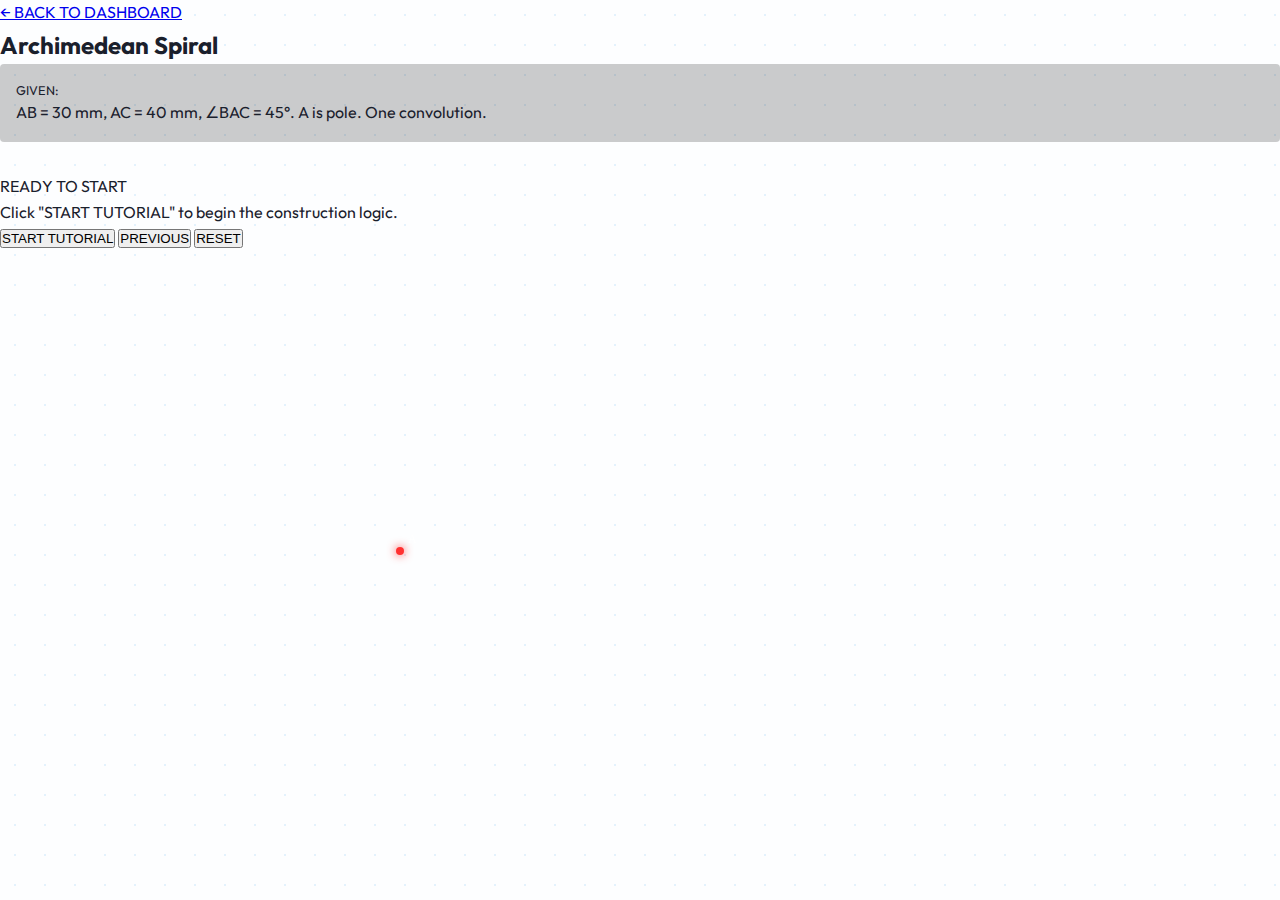
<file: archimedean-spiral.html>
<!DOCTYPE html>
<html lang="en">

<head>
    <meta charset="UTF-8">
    <meta name="viewport" content="width=device-width, initial-scale=1.0">
    <title>Archimedean Spiral | EV Lab</title>
    <link rel="stylesheet" href="css/styles.css">
    <style>
        .instruction-box {
            background: rgba(0, 0, 0, 0.2);
            padding: 1rem;
            border-radius: 4px;
            margin-bottom: 2rem;
            border-left: 3px solid var(--neon-yellow);
        }
    </style>
</head>

<body>
    <div class="engineering-grid"></div>

    <div class="lab-layout">
        <aside class="sidebar">
            <a href="index.html" class="back-home">← BACK TO DASHBOARD</a>

            <h2>Archimedean Spiral</h2>

            <div class="instruction-box">
                <p style="font-size: 0.8rem; color: var(--text-slate);">GIVEN:</p>
                <p>AB = 30 mm, AC = 40 mm, ∠BAC = 45°. A is pole. One convolution.</p>
            </div>

            <div class="step-info" id="stepInfo">
                <span class="step-number">READY TO START</span>
                <p class="step-desc">Click "START TUTORIAL" to begin the construction logic.</p>
            </div>

            <div class="controls">
                <button class="control-btn primary" id="nextBtn" onclick="handleNext()">START TUTORIAL</button>
                <button class="control-btn" onclick="handlePrev()">PREVIOUS</button>
                <button class="control-btn" onclick="handleReset()">RESET</button>
            </div>
        </aside>

        <main class="canvas-container">
            <canvas id="constructionCanvas" width="800" height="600"></canvas>
        </main>
    </div>

    <script src="https://cdnjs.cloudflare.com/ajax/libs/gsap/3.12.2/gsap.min.js"></script>
    <script>
        const canvas = document.getElementById('constructionCanvas');
        const ctx = canvas.getContext('2d');
        const centerX = canvas.width / 2;
        const centerY = canvas.height / 2;
        const scale = 5; // mm to px

        let currentStep = 0;
        const neonYellow = '#ffff00';
        const neonGreen = '#00ff00';
        const neonRed = '#ff3131';
        const textSlate = '#8892b0';

        function clear() {
            ctx.clearRect(0, 0, canvas.width, canvas.height);
            // Redraw grid pattern roughly for canvas
            ctx.strokeStyle = 'rgba(255, 255, 255, 0.05)';
            ctx.lineWidth = 1;
            for (let i = 0; i < canvas.width; i += 50) {
                ctx.beginPath(); ctx.moveTo(i, 0); ctx.lineTo(i, canvas.height); ctx.stroke();
            }
            for (let i = 0; i < canvas.height; i += 50) {
                ctx.beginPath(); ctx.moveTo(0, i); ctx.lineTo(canvas.width, i); ctx.stroke();
            }
        }

        const steps = [
            {
                title: "Step 1: Initial Line",
                desc: "Draw a horizontal reference line through pole A. Length ≈ 120 mm.",
                draw: () => {
                    drawLine(centerX, centerY, centerX + 150, centerY, neonYellow);
                    drawPoint(centerX, centerY, 'A', neonRed);
                }
            },
            {
                title: "Step 2: Mark Point C",
                desc: "Mark AC = 40 mm (200px) on the initial line. This is the maximum radius for one convolution.",
                draw: () => {
                    drawPoint(centerX + 40 * scale, centerY, 'C', neonRed);
                }
            },
            {
                title: "Step 3: Construct Angle BAC",
                desc: "Construct an angle of 45° at pole A. This defines the direction for point B.",
                draw: () => {
                    const angle = -45 * (Math.PI / 180);
                    const lx = centerX + Math.cos(angle) * 150;
                    const ly = centerY + Math.sin(angle) * 150;
                    drawLine(centerX, centerY, lx, ly, neonYellow, true); // dashed
                    drawArc(centerX, centerY, 30, 0, angle, neonYellow);
                }
            },
            {
                title: "Step 4: Mark Point B",
                desc: "On the 45° ray, mark distance AB = 30 mm (150px).",
                draw: () => {
                    const angle = -45 * (Math.PI / 180);
                    const bx = centerX + Math.cos(angle) * 30 * scale;
                    const by = centerY + Math.sin(angle) * 30 * scale;
                    drawPoint(bx, by, 'B', neonRed);
                }
            },
            {
                title: "Step 5: Reference Divisions",
                desc: "Divide distance AC into 8 equal parts and draw radial lines at 45° segments (total 8).",
                draw: () => {
                    for (let i = 1; i <= 8; i++) {
                        const angle = -(i * 45) * (Math.PI / 180);
                        drawLine(centerX, centerY, centerX + Math.cos(angle) * 200, centerY + Math.sin(angle) * 200, 'rgba(136, 146, 176, 0.3)', true);
                        const radius = (40 * scale / 8) * i;
                        drawPoint(centerX + radius, centerY, '', 'rgba(255, 255, 0, 0.3)', 2);
                    }
                }
            },
            {
                title: "Step 6: Trace & Plot",
                desc: "Transfer distances radially: P1 at R1 on 1st radial line, P2 at R2 on 2nd, and so on.",
                draw: () => {
                    ctx.beginPath();
                    ctx.strokeStyle = neonGreen;
                    ctx.lineWidth = 3;
                    ctx.moveTo(centerX, centerY);
                    const points = [];
                    for (let i = 0; i <= 8; i++) {
                        const angle = -(i * 45) * (Math.PI / 180);
                        const r = (40 * scale / 8) * i;
                        const px = centerX + Math.cos(angle) * r;
                        const py = centerY + Math.sin(angle) * r;
                        points.push({ x: px, y: py });
                        drawPoint(px, py, '', neonRed, 3);
                    }

                    // Animate the path
                    gsap.to({}, {
                        duration: 2,
                        onUpdate: function () {
                            const p = this.progress();
                            clear();
                            for (let j = 0; j < currentStep; j++) steps[j].draw();

                            ctx.beginPath();
                            ctx.strokeStyle = neonGreen;
                            ctx.moveTo(centerX, centerY);
                            for (let i = 1; i <= points.length * p; i++) {
                                if (points[i]) ctx.lineTo(points[i].x, points[i].y);
                            }
                            ctx.stroke();
                        }
                    });
                }
            },
            {
                title: "Step 7: Final Result",
                desc: "The Archimedean Spiral is complete. Triangle ABC is highlighted within the spiral path.",
                draw: () => {
                    // Triangle highlight
                    const angleB = -45 * (Math.PI / 180);
                    const bx = centerX + Math.cos(angleB) * 30 * scale;
                    const by = centerY + Math.sin(angleB) * 30 * scale;
                    const cx = centerX + 40 * scale;
                    const cy = centerY;

                    drawLine(centerX, centerY, bx, by, neonGreen);
                    drawLine(centerX, centerY, cx, cy, neonGreen);
                    drawLine(bx, by, cx, cy, neonGreen);

                    document.getElementById('nextBtn').innerText = "CONSTRUCTION COMPLETE";
                    document.getElementById('nextBtn').disabled = true;
                }
            }
        ];

        function drawLine(x1, y1, x2, y2, color, dashed = false) {
            ctx.beginPath();
            ctx.strokeStyle = color;
            ctx.lineWidth = 1;
            if (dashed) ctx.setLineDash([5, 5]);
            else ctx.setLineDash([]);
            ctx.moveTo(x1, y1);
            ctx.lineTo(x2, y2);
            ctx.stroke();
        }

        function drawPoint(x, y, label, color, size = 4) {
            ctx.beginPath();
            ctx.fillStyle = color;
            ctx.shadowBlur = 10;
            ctx.shadowColor = color;
            ctx.arc(x, y, size, 0, Math.PI * 2);
            ctx.fill();
            ctx.shadowBlur = 0;

            if (label) {
                ctx.fillStyle = '#fff';
                ctx.font = '12px Space Mono';
                ctx.fillText(label, x + 8, y - 8);
            }
        }

        function drawArc(x, y, r, start, end, color) {
            ctx.beginPath();
            ctx.strokeStyle = color;
            ctx.arc(x, y, r, start, end, true);
            ctx.stroke();
        }

        function handleNext() {
            if (currentStep < steps.length) {
                const step = steps[currentStep];
                document.getElementById('stepInfo').innerHTML = `
                    <span class="step-number">STEP ${currentStep + 1} / ${steps.length}</span>
                    <p class="step-desc">${step.desc}</p>
                `;
                step.draw();
                currentStep++;
                document.getElementById('nextBtn').innerText = currentStep === steps.length ? "FINISH" : "NEXT STEP";
            }
        }

        function handlePrev() {
            if (currentStep > 0) {
                currentStep--;
                redrawAll();
            }
        }

        function handleReset() {
            currentStep = 0;
            document.getElementById('nextBtn').disabled = false;
            document.getElementById('nextBtn').innerText = "START TUTORIAL";
            document.getElementById('stepInfo').innerHTML = `
                <span class="step-number">READY TO START</span>
                <p class="step-desc">Click "START TUTORIAL" to begin the construction logic.</p>
            `;
            clear();
        }

        function redrawAll() {
            clear();
            for (let i = 0; i < currentStep; i++) {
                steps[i].draw();
            }
        }

        // Initialize
        clear();
        drawPoint(centerX, centerY, 'A', neonRed);
    </script>
</body>

</html>
</file>
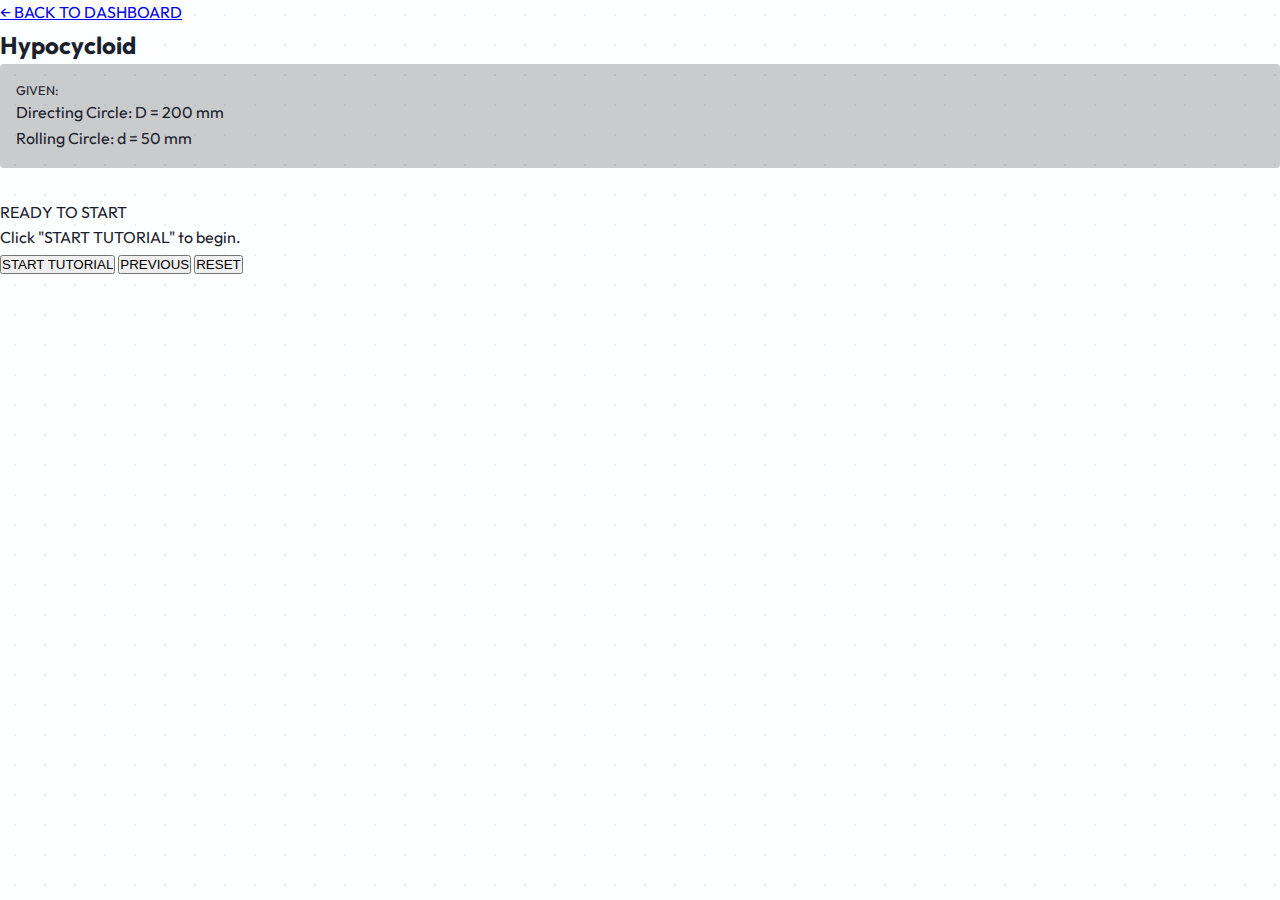
<file: hypocycloid.html>
<!DOCTYPE html>
<html lang="en">

<head>
    <meta charset="UTF-8">
    <meta name="viewport" content="width=device-width, initial-scale=1.0">
    <title>Hypocycloid | EV Lab</title>
    <link rel="stylesheet" href="css/styles.css">
</head>

<body>
    <div class="engineering-grid"></div>

    <div class="lab-layout">
        <aside class="sidebar">
            <a href="index.html" class="back-home">← BACK TO DASHBOARD</a>

            <h2>Hypocycloid</h2>

            <div class="instruction-box"
                style="background: rgba(0, 0, 0, 0.2); padding: 1rem; border-radius: 4px; margin-bottom: 2rem; border-left: 3px solid var(--neon-yellow);">
                <p style="font-size: 0.8rem; color: var(--text-slate);">GIVEN:</p>
                <p>Directing Circle: D = 200 mm<br>Rolling Circle: d = 50 mm</p>
            </div>

            <div class="step-info" id="stepInfo">
                <span class="step-number">READY TO START</span>
                <p class="step-desc">Click "START TUTORIAL" to begin.</p>
            </div>

            <div class="controls">
                <button class="control-btn primary" id="nextBtn" onclick="handleNext()">START TUTORIAL</button>
                <button class="control-btn" onclick="handlePrev()">PREVIOUS</button>
                <button class="control-btn" onclick="handleReset()">RESET</button>
            </div>
        </aside>

        <main class="canvas-container">
            <canvas id="constructionCanvas" width="800" height="600"></canvas>
        </main>
    </div>

    <script src="https://cdnjs.cloudflare.com/ajax/libs/gsap/3.12.2/gsap.min.js"></script>
    <script>
        const canvas = document.getElementById('constructionCanvas');
        const ctx = canvas.getContext('2d');
        const centerX = canvas.width / 2;
        const centerY = canvas.height / 2;
        const scale = 3; // Adjustment for larger circles

        let currentStep = 0;
        const neonYellow = '#ffff00';
        const neonGreen = '#00ff00';
        const neonRed = '#ff3131';

        function clear() {
            ctx.clearRect(0, 0, canvas.width, canvas.height);
            ctx.strokeStyle = 'rgba(255, 255, 255, 0.05)';
            for (let i = 0; i < canvas.width; i += 50) { ctx.beginPath(); ctx.moveTo(i, 0); ctx.lineTo(i, canvas.height); ctx.stroke(); }
            for (let i = 0; i < canvas.height; i += 50) { ctx.beginPath(); ctx.moveTo(0, i); ctx.lineTo(canvas.width, i); ctx.stroke(); }
        }

        const steps = [
            {
                title: "Step 1: Directing Circle",
                desc: "Draw the directing circle of radius R = 100 mm (D = 200 mm) with center O.",
                draw: () => {
                    drawCircle(centerX, centerY, 100 * scale, neonYellow, true);
                    drawPoint(centerX, centerY, 'O', neonRed);
                }
            },
            {
                title: "Step 2: Rolling Circle",
                desc: "Draw the rolling circle of radius r = 25 mm inside the directing circle, internally tangent at the top.",
                draw: () => {
                    drawCircle(centerX, centerY - (100 - 25) * scale, 25 * scale, neonYellow);
                    drawPoint(centerX, centerY - (100 - 25) * scale, 'C', neonRed);
                }
            },
            {
                title: "Step 3: Directing Arc Divisions",
                desc: "Divide a portion of the directing circle (θ = r/R * 360 = 90°) into 12 equal parts.",
                draw: () => {
                    for (let i = 0; i <= 12; i++) {
                        const ang = (i * 90 / 12 - 90) * (Math.PI / 180);
                        drawLine(centerX, centerY, centerX + Math.cos(ang) * 110 * scale, centerY + Math.sin(ang) * 110 * scale, 'rgba(136, 146, 176, 0.2)', true);
                    }
                }
            },
            {
                title: "Step 4: Rolling Circle Divisions",
                desc: "Divide the rolling circle into 12 equal parts and number them accurately.",
                draw: () => {
                    const cx = centerX;
                    const cy = centerY - 75 * scale;
                    for (let i = 0; i < 12; i++) {
                        const ang = (i * 30 - 90) * (Math.PI / 180);
                        drawPoint(cx + Math.cos(ang) * 25 * scale, cy + Math.sin(ang) * 25 * scale, '', neonYellow, 2);
                    }
                }
            },
            {
                title: "Step 5: Plotting Path",
                desc: "Trace the path of point 'P' as the circle rolls. Points are located where rolling circle centers meet division arcs.",
                draw: () => {
                    // Logic for points
                    for (let i = 0; i <= 12; i++) {
                        const theta = (i * 90 / 12 - 90) * (Math.PI / 180);
                        const phi = -(100 / 25) * (theta + Math.PI / 2);
                        const cx = centerX + (100 - 25) * scale * Math.cos(theta);
                        const cy = centerY + (100 - 25) * scale * Math.sin(theta);
                        const px = cx + 25 * scale * Math.cos(phi + Math.PI / 2);
                        const py = cy + 25 * scale * Math.sin(phi + Math.PI / 2);
                        drawPoint(px, py, '', neonRed, 2);
                    }
                }
            },
            {
                title: "Step 6: Hypocycloid Curve",
                desc: "Join the plotted points with a smooth curve to generate the Hypocycloid.",
                draw: () => {
                    ctx.beginPath();
                    ctx.strokeStyle = neonGreen;
                    ctx.lineWidth = 3;

                    const points = [];
                    for (let i = 0; i <= 12; i++) {
                        const theta = (i * 90 / 12 - 90) * (Math.PI / 180);
                        const phi = -(100 / 25) * (theta + Math.PI / 2);
                        const cx = centerX + 75 * scale * Math.cos(theta);
                        const cy = centerY + 75 * scale * Math.sin(theta);
                        const px = cx + 25 * scale * Math.cos(phi + Math.PI / 2);
                        const py = cy + 25 * scale * Math.sin(phi + Math.PI / 2);
                        points.push({ x: px, y: py });
                    }

                    gsap.to({}, {
                        duration: 3,
                        onUpdate: function () {
                            const p = this.progress();
                            clear();
                            for (let j = 0; j < currentStep; j++) steps[j].draw();
                            ctx.beginPath();
                            ctx.strokeStyle = neonGreen;
                            ctx.lineWidth = 3;
                            ctx.moveTo(points[0].x, points[0].y);
                            for (let i = 1; i < points.length * p; i++) {
                                ctx.lineTo(points[i].x, points[i].y);
                            }
                            ctx.stroke();
                        }
                    });
                }
            },
            {
                title: "Step 7: Final Result",
                desc: "HYPOCYCLOID CONSTRUCTION COMPLETE.",
                draw: () => {
                    ctx.fillStyle = neonGreen;
                    ctx.font = '24px Space Mono';
                    ctx.fillText("HYPOCYCLOID", centerX - 80, centerY + 150 * scale);
                    document.getElementById('nextBtn').innerText = "FINISH";
                    document.getElementById('nextBtn').disabled = true;
                }
            }
        ];

        function drawCircle(x, y, r, color, dashed = false) {
            ctx.beginPath();
            ctx.strokeStyle = color;
            if (dashed) ctx.setLineDash([5, 5]);
            else ctx.setLineDash([]);
            ctx.arc(x, y, r, 0, Math.PI * 2);
            ctx.stroke();
        }

        function drawLine(x1, y1, x2, y2, color, dashed = false) {
            ctx.beginPath();
            ctx.strokeStyle = color;
            if (dashed) ctx.setLineDash([5, 5]);
            else ctx.setLineDash([]);
            ctx.moveTo(x1, y1);
            ctx.lineTo(x2, y2);
            ctx.stroke();
        }

        function drawPoint(x, y, label, color, size = 4) {
            ctx.beginPath();
            ctx.fillStyle = color;
            ctx.arc(x, y, size, 0, Math.PI * 2);
            ctx.fill();
            if (label) {
                ctx.fillStyle = '#fff';
                ctx.fillText(label, x + 5, y - 5);
            }
        }

        function handleNext() {
            if (currentStep < steps.length) {
                steps[currentStep].draw();
                document.getElementById('stepInfo').innerHTML = `
                    <span class="step-number">STEP ${currentStep + 1}</span>
                    <p class="step-desc">${steps[currentStep].desc}</p>
                `;
                currentStep++;
                document.getElementById('nextBtn').innerText = "NEXT STEP";
            }
        }

        function handlePrev() { if (currentStep > 0) { currentStep--; redraw(); } }
        function handleReset() { currentStep = 0; redraw(); document.getElementById('nextBtn').disabled = false; }
        function redraw() { clear(); for (let i = 0; i < currentStep; i++) steps[i].draw(); }

        clear();
    </script>
</body>

</html>
</file>
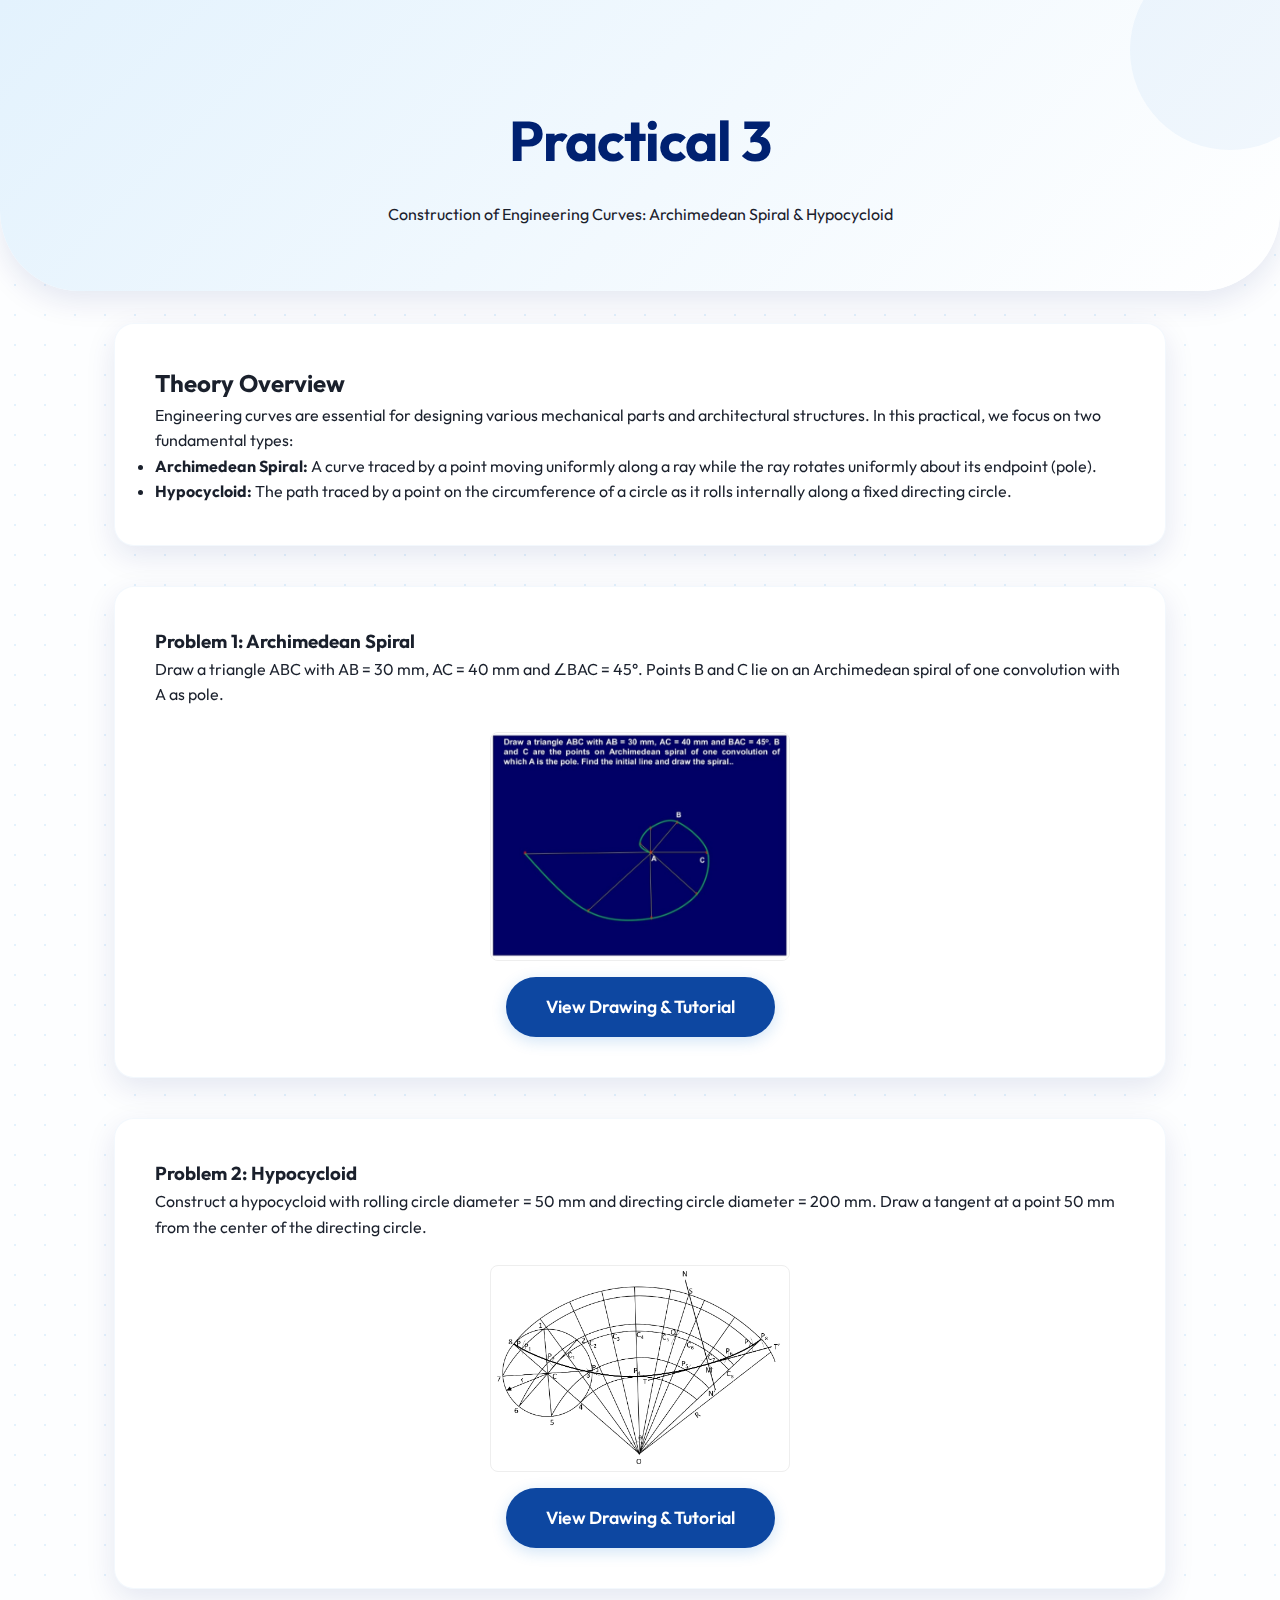
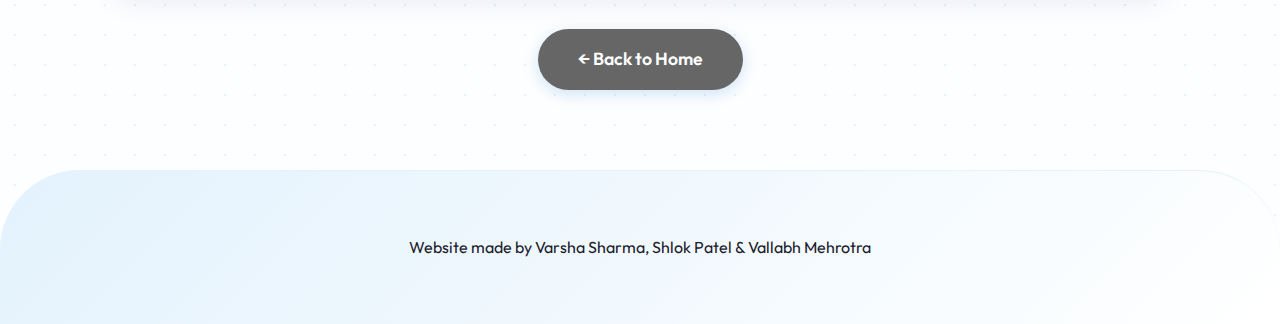
<file: practical3.html>
<!DOCTYPE html>
<html lang="en">

<head>
    <meta charset="UTF-8">
    <meta name="viewport" content="width=device-width, initial-scale=1.0">
    <title>Practical 3 - Overview</title>
    <link rel="stylesheet" href="css/styles.css">
    <style>
        .problem-preview-img {
            width: 100%;
            max-width: 300px;
            height: auto;
            border-radius: 8px;
            margin-bottom: 1rem;
            display: block;
            margin-left: auto;
            margin-right: auto;
            border: 1px solid #eee;
        }
    </style>
</head>

<body>
    <header>
        <div class="container">
            <h1>Practical 3</h1>
            <p>Construction of Engineering Curves: Archimedean Spiral & Hypocycloid</p>
        </div>
    </header>

    <main class="container">
        <section class="card theory-section">
            <h2>Theory Overview</h2>
            <p>Engineering curves are essential for designing various mechanical parts and architectural structures. In
                this practical, we focus on two fundamental types:</p>
            <ul>
                <li><strong>Archimedean Spiral:</strong> A curve traced by a point moving uniformly along a ray while
                    the ray rotates uniformly about its endpoint (pole).</li>
                <li><strong>Hypocycloid:</strong> The path traced by a point on the circumference of a circle as it
                    rolls internally along a fixed directing circle.</li>
            </ul>
        </section>

        <section class="card">
            <h3>Problem 1: Archimedean Spiral</h3>
            <p>Draw a triangle ABC with AB = 30 mm, AC = 40 mm and ∠BAC = 45°. Points B and C lie on an Archimedean
                spiral of one convolution with A as pole.</p>
            <div style="text-align: center; margin-top: 1.5rem;">
                <img src="images/archimedean_spiral_ref.png" alt="Spiral Preview" class="problem-preview-img">
                <a href="problem1.html?v=2" class="btn">View Drawing & Tutorial</a>
            </div>
        </section>

        <section class="card">
            <h3>Problem 2: Hypocycloid</h3>
            <p>Construct a hypocycloid with rolling circle diameter = 50 mm and directing circle diameter = 200 mm. Draw
                a tangent at a point 50 mm from the center of the directing circle.</p>
            <div style="text-align: center; margin-top: 1.5rem;">
                <img src="images/hypocycloid_final.png" alt="Hypocycloid Preview" class="problem-preview-img">
                <a href="problem2.html?v=2" class="btn">View Drawing & Tutorial</a>
            </div>
        </section>

        <div style="text-align: center;">
            <a href="index.html" class="btn" style="background-color: #666;">← Back to Home</a>
        </div>
    </main>

    <footer class="footer">
        <p>Website made by Varsha Sharma, Shlok Patel & Vallabh Mehrotra</p>
    </footer>
</body>

</html>
</file>
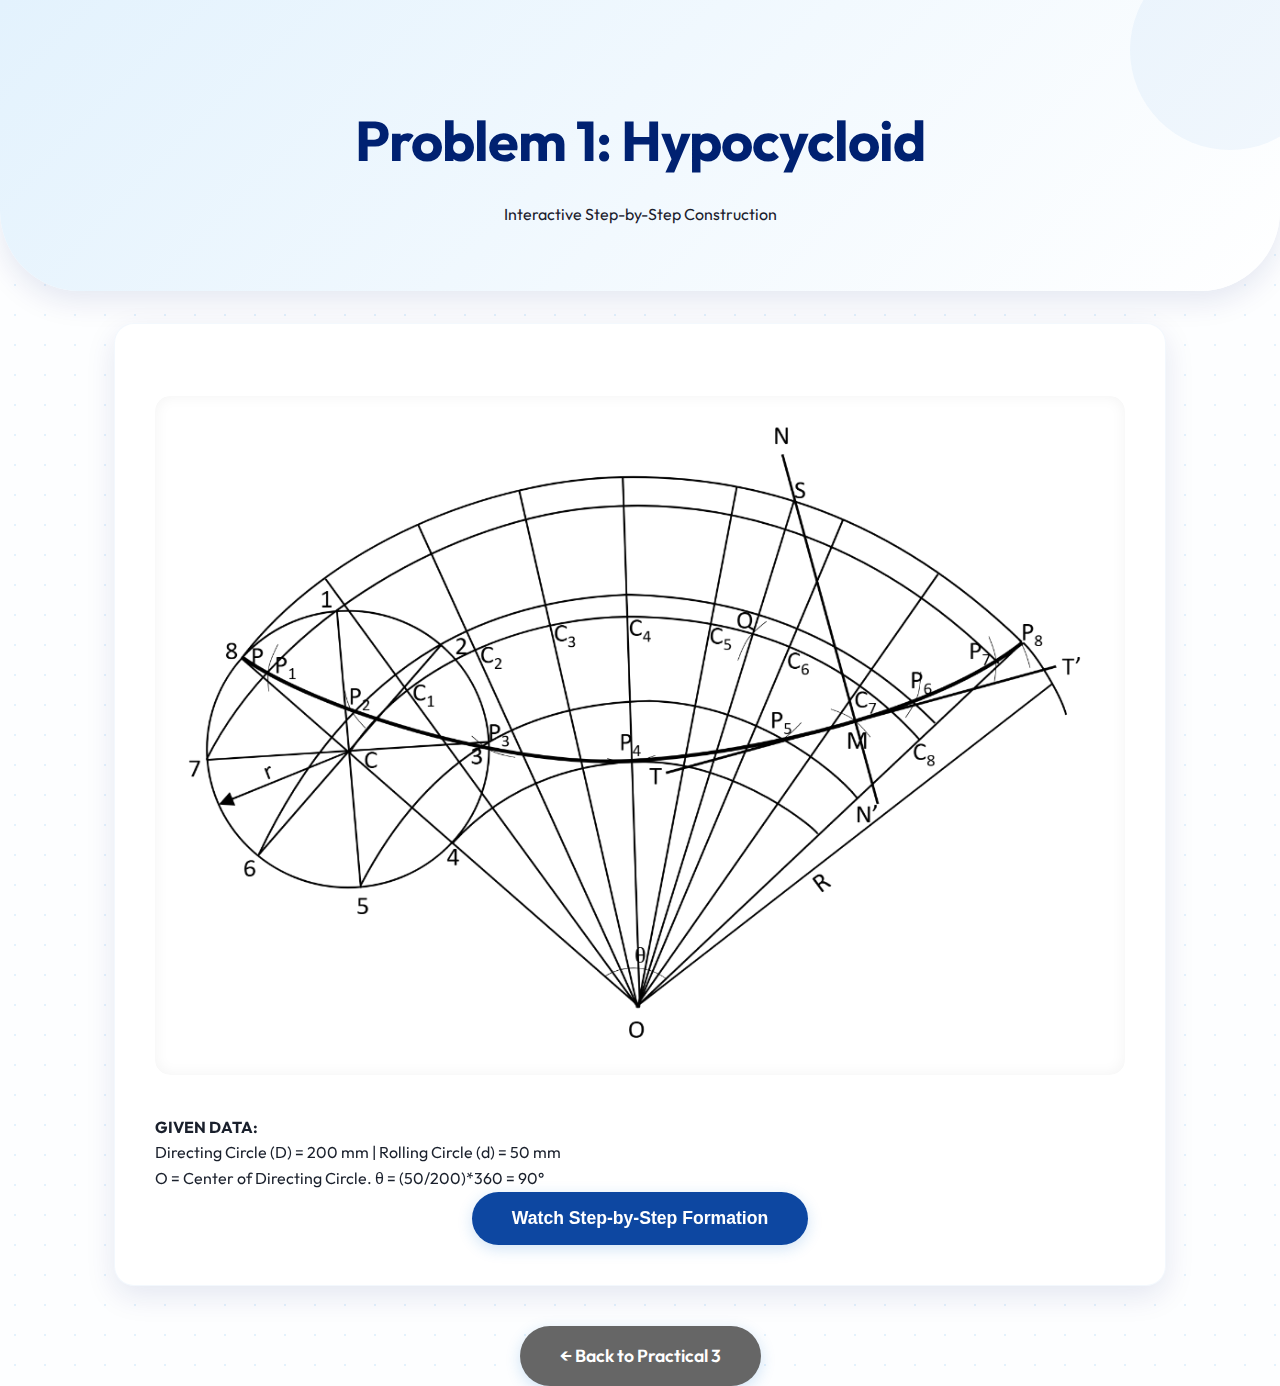
<file: problem1.html>
<!DOCTYPE html>
<html lang="en">

<head>
    <meta charset="UTF-8">
    <meta name="viewport" content="width=device-width, initial-scale=1.0">
    <title>Problem 1 - Hypocycloid | Virtual Lab</title>
    <link rel="stylesheet" href="css/styles.css">
    <script src="https://cdnjs.cloudflare.com/ajax/libs/gsap/3.12.2/gsap.min.js"></script>
    <style>
        #tutorialCanvas {
            background: #fff;
            border: 1px solid var(--primary-blue);
            border-radius: 8px;
            max-width: 100%;
            height: auto;
            display: block;
            margin: 0 auto;
        }
    </style>
</head>

<body>
    <header>
        <div class="container">
            <h1>Problem 1: Hypocycloid</h1>
            <p>Interactive Step-by-Step Construction</p>
        </div>
    </header>

    <main class="container">
        <div class="card">
            <div class="drawing-display">
                <img src="images/hypocycloid_final.png" alt="Hypocycloid Final" class="drawing-img">
            </div>
            <div class="data-box">
                <p><strong>GIVEN DATA:</strong></p>
                <p>Directing Circle (D) = 200 mm | Rolling Circle (d) = 50 mm</p>
                <p>O = Center of Directing Circle. θ = (50/200)*360 = 90°</p>
            </div>
            <div style="text-align: center;">
                <button class="btn" onclick="startTutorial()">Watch Step-by-Step Formation</button>
            </div>
        </div>

        <div id="tutorialSection" class="card tutorial-section hidden">
            <h2 id="stepTitle">Step 1</h2>
            <div class="step-info" style="margin-bottom: 1.5rem;">
                <p id="stepDesc" class="step-desc">Loading...</p>
            </div>

            <div class="drawing-display">
                <canvas id="tutorialCanvas" width="800" height="550"></canvas>
            </div>

            <div class="step-controls">
                <button class="btn" id="prevBtn" onclick="prevStep()" style="background-color: #666;">Previous
                    Step</button>
                <button id="nextBtn" class="btn" onclick="nextStep()">Next Step</button>
            </div>
        </div>

        <div style="text-align: center; margin-top: 2rem;">
            <a href="practical3.html" class="btn" style="background-color: #666;">← Back to Practical 3</a>
        </div>
    </main>

    <script>
        const canvas = document.getElementById('tutorialCanvas');
        const ctx = canvas.getContext('2d');
        const centerX = canvas.width / 2;
        const centerY = canvas.height - 80;
        const scale = 3.5;

        const darkBlue = '#1976d2';
        const grayLine = 'rgba(0, 0, 0, 0.1)';
        const greenCurve = '#388e3c';
        const redPoint = '#d32f2f';

        let currentStepIdx = 0;

        function clear() {
            ctx.clearRect(0, 0, canvas.width, canvas.height);
            ctx.strokeStyle = '#f8fbff';
            ctx.setLineDash([]);
            for (let i = 0; i < canvas.width; i += 50) { ctx.beginPath(); ctx.moveTo(i, 0); ctx.lineTo(i, canvas.height); ctx.stroke(); }
            for (let i = 0; i < canvas.height; i += 50) { ctx.beginPath(); ctx.moveTo(0, i); ctx.lineTo(canvas.width, i); ctx.stroke(); }
        }

        const steps = [
            {
                title: "Step 1: Directing Arc",
                desc: "With center O and radius R = 100 mm, draw the directing arc. Mark the angle θ = 90°.",
                draw: () => {
                    drawArc(centerX, centerY, 100 * scale, -3 * Math.PI / 4, -Math.PI / 4, darkBlue);
                    drawLine(centerX, centerY, centerX + 110 * scale * Math.cos(3 * Math.PI / 4), centerY - 110 * scale * Math.sin(3 * Math.PI / 4), grayLine);
                    drawLine(centerX, centerY, centerX + 110 * scale * Math.cos(Math.PI / 4), centerY - 110 * scale * Math.sin(Math.PI / 4), grayLine);
                    drawPoint(centerX, centerY, 'O', darkBlue);
                }
            },
            {
                title: "Step 2: Drawing Rolling Circle",
                desc: "Draw the rolling circle (r = 25 mm) internally tangent to the directing circle at the start position.",
                draw: () => {
                    const ang = 3 * Math.PI / 4;
                    const cx = centerX + 75 * scale * Math.cos(ang);
                    const cy = centerY - 75 * scale * Math.sin(ang);
                    drawCircle(cx, cy, 25 * scale, darkBlue);
                    drawPoint(cx, cy, 'C', darkBlue);
                    drawPoint(centerX + 100 * scale * Math.cos(ang), centerY - 100 * scale * Math.sin(ang), 'P', redPoint);
                }
            },
            {
                title: "Step 3: Dividing Rolling Circle",
                desc: "Divide the rolling circle into 8 equal parts. This is essential for locating trace points.",
                draw: () => {
                    const ang = 3 * Math.PI / 4;
                    const cx = centerX + 75 * scale * Math.cos(ang);
                    const cy = centerY - 75 * scale * Math.sin(ang);
                    for (let i = 0; i < 8; i++) {
                        const dAng = i * Math.PI / 4 + ang;
                        const px = cx + 25 * scale * Math.cos(dAng);
                        const py = cy - 25 * scale * Math.sin(dAng);
                        drawPoint(px, py, '', darkBlue, 2);
                        drawLine(cx, cy, px, py, grayLine);
                    }
                }
            },
            {
                title: "Step 4: Radial Partitions",
                desc: "Divide the directing arc into 8 equal parts and draw radial lines from center O.",
                draw: () => {
                    for (let i = 0; i <= 8; i++) {
                        const theta = 3 * Math.PI / 4 - i * (Math.PI / 2) / 8;
                        drawLine(centerX, centerY, centerX + 115 * scale * Math.cos(theta), centerY - 115 * scale * Math.sin(theta), grayLine);
                    }
                }
            },
            {
                title: "Step 5: Path of Center C",
                desc: "Draw an arc from O through the center of the rolling circle. Mark positions C1, C2... C8.",
                draw: () => {
                    drawArc(centerX, centerY, 75 * scale, -3 * Math.PI / 4, -Math.PI / 4, 'rgba(25, 118, 210, 0.2)', true);
                    for (let i = 1; i <= 8; i++) {
                        const theta = 3 * Math.PI / 4 - i * (Math.PI / 2) / 8;
                        drawPoint(centerX + 75 * scale * Math.cos(theta), centerY - 75 * scale * Math.sin(theta), 'C' + i, darkBlue, 2);
                    }
                }
            },
            {
                title: "Step 6: Locating Points P1 to P8",
                desc: "Mark points P1 to P8 at the intersection of rolling circle radius and the respective division arcs.",
                draw: () => {
                    for (let i = 1; i <= 8; i++) {
                        const t = i * (Math.PI / 2) / 8;
                        const theta = 3 * Math.PI / 4 - t;
                        const psi = 3 * Math.PI / 4 + 3 * t;
                        const px = centerX + 75 * scale * Math.cos(theta) + 25 * scale * Math.cos(psi);
                        const py = centerY - (75 * scale * Math.sin(theta) + 25 * scale * Math.sin(psi));
                        drawPoint(px, py, 'P' + i, redPoint, 3);
                    }
                    for (let i = 1; i <= 4; i++) {
                        const r_proj = (100 - i * (50 / 4)) * scale;
                        drawArc(centerX, centerY, r_proj, -3 * Math.PI / 4, -Math.PI / 4, 'rgba(0,0,0,0.05)', true);
                    }
                }
            },
            {
                title: "Step 7: Perfect Hypocycloid Line",
                desc: "Join points P1 to P8 with a smooth green curve to complete the hypocycloid. ✨",
                draw: () => {
                    const ps = [];
                    for (let i = 0; i <= 100; i++) {
                        const t = (i / 100) * (Math.PI / 2);
                        const theta = 3 * Math.PI / 4 - t;
                        const psi = 3 * Math.PI / 4 + 3 * t;
                        const x = 75 * scale * Math.cos(theta) + 25 * scale * Math.cos(psi);
                        const y = 75 * scale * Math.sin(theta) + 25 * scale * Math.sin(psi);
                        ps.push({ x: centerX + x, y: centerY - y });
                    }
                    gsap.to({}, {
                        duration: 3,
                        onUpdate: function () {
                            const p = this.progress();
                            clear();
                            for (let j = 0; j < currentStepIdx; j++) if (j !== 6) steps[j].draw();
                            ctx.beginPath(); ctx.strokeStyle = greenCurve; ctx.lineWidth = 4;
                            ctx.setLineDash([]);
                            ctx.moveTo(ps[0].x, ps[0].y);
                            for (let i = 1; i < ps.length * p; i++) { ctx.lineTo(ps[i].x, ps[i].y); }
                            ctx.stroke();
                        }
                    });
                }
            }
        ];

        function drawLine(x1, y1, x2, y2, color, dashed = false) {
            ctx.beginPath(); ctx.strokeStyle = color; ctx.lineWidth = 1;
            if (dashed) ctx.setLineDash([5, 5]); else ctx.setLineDash([]);
            ctx.moveTo(x1, y1); ctx.lineTo(x2, y2); ctx.stroke();
        }
        function drawArc(x, y, r, start, end, color, dashed = false) {
            ctx.beginPath(); ctx.strokeStyle = color; if (dashed) ctx.setLineDash([5, 5]); else ctx.setLineDash([]);
            ctx.arc(x, y, r, start, end); ctx.stroke();
        }
        function drawCircle(x, y, r, color) {
            ctx.beginPath(); ctx.strokeStyle = color; ctx.setLineDash([]);
            ctx.arc(x, y, r, 0, Math.PI * 2); ctx.stroke();
        }
        function drawPoint(x, y, label, color, size = 4) {
            ctx.beginPath(); ctx.fillStyle = color; ctx.arc(x, y, size, 0, Math.PI * 2); ctx.fill();
            if (label) { ctx.fillStyle = darkBlue; ctx.font = '600 11px Poppins'; ctx.fillText(label, x + 6, y - 6); }
        }

        function startTutorial() {
            document.getElementById('tutorialSection').classList.remove('hidden');
            setTimeout(() => { document.getElementById('tutorialSection').scrollIntoView({ behavior: 'smooth', block: 'start' }); }, 100);
            currentStepIdx = 0; updateUI();
        }

        function updateUI() {
            const step = steps[currentStepIdx];
            document.getElementById('stepTitle').innerText = step.title;
            document.getElementById('stepDesc').innerText = step.desc;
            clear();
            for (let i = 0; i <= currentStepIdx; i++) { if (i !== 6 || currentStepIdx > 6) steps[i].draw(); }
            if (currentStepIdx === 6) steps[6].draw();
            document.getElementById('prevBtn').disabled = (currentStepIdx === 0);
            document.getElementById('nextBtn').innerText = (currentStepIdx === steps.length - 1) ? "Finished" : "Next Step";
        }

        function nextStep() { if (currentStepIdx < steps.length - 1) { currentStepIdx++; updateUI(); } }
        function prevStep() { if (currentStepIdx > 0) { currentStepIdx--; updateUI(); } }
        clear();
    </script>
</body>

</html>
</file>
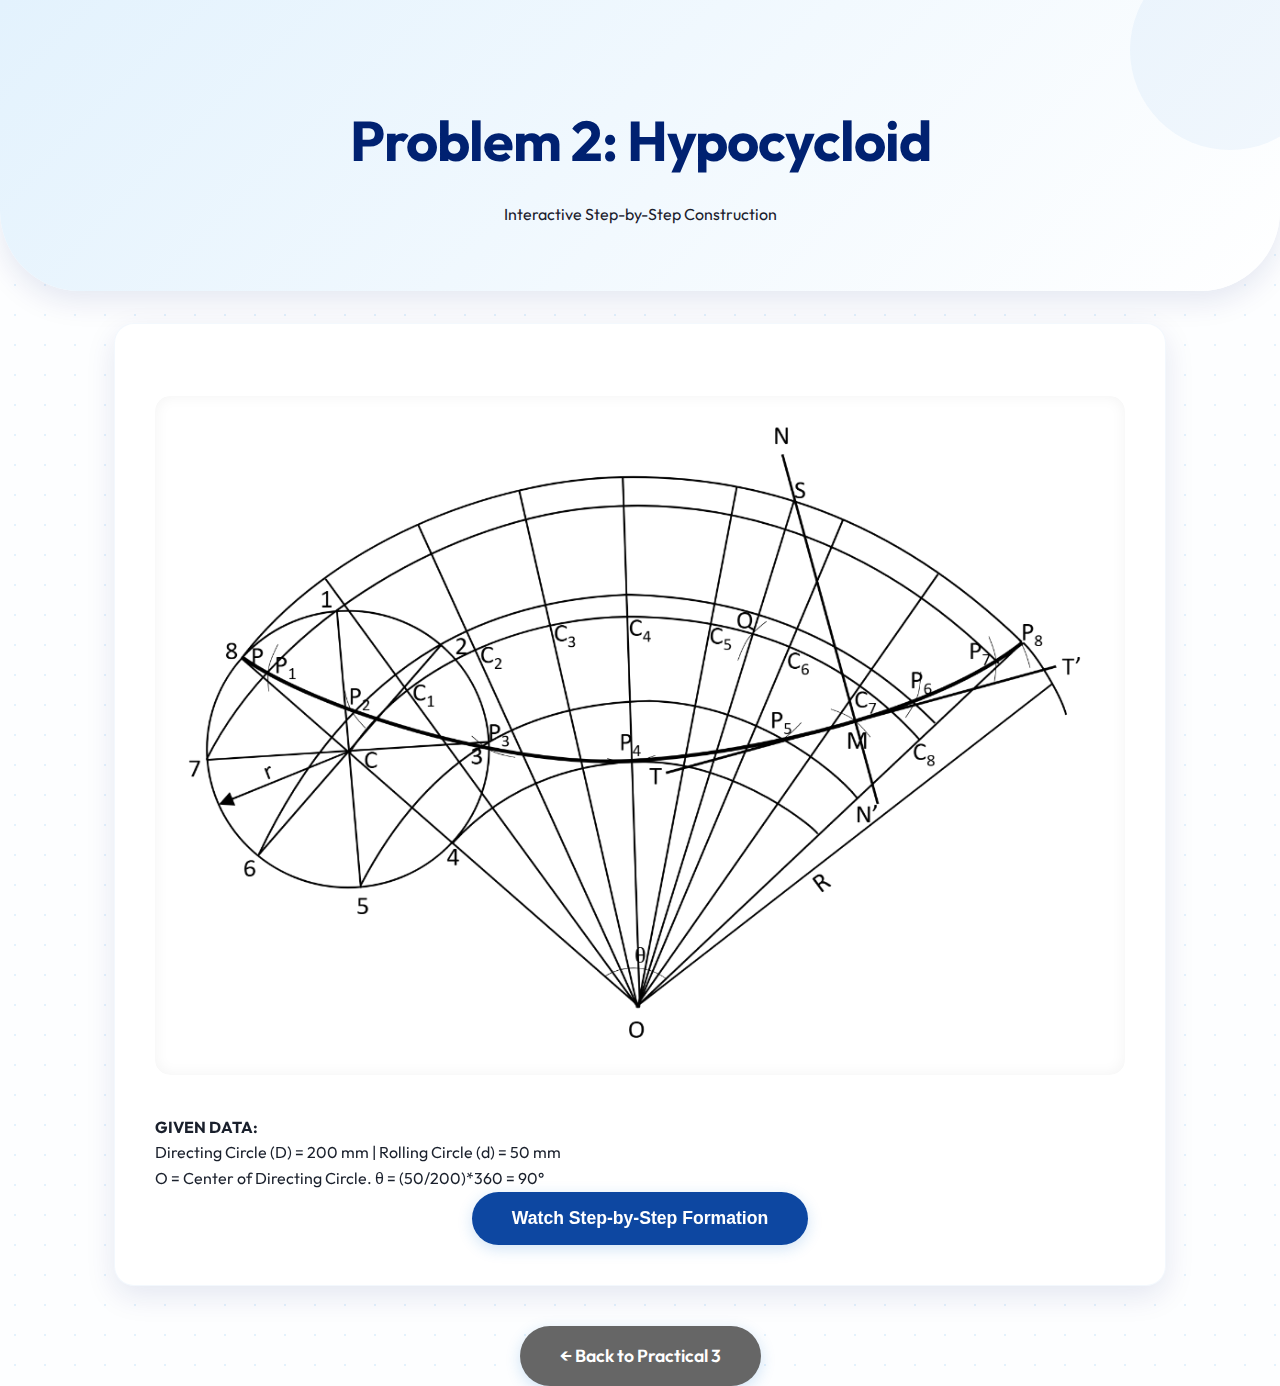
<file: problem2.html>
<!DOCTYPE html>
<html lang="en">

<head>
    <meta charset="UTF-8">
    <meta name="viewport" content="width=device-width, initial-scale=1.0">
    <title>Problem 2 - Hypocycloid | Virtual Lab</title>
    <link rel="stylesheet" href="css/styles.css">
    <script src="https://cdnjs.cloudflare.com/ajax/libs/gsap/3.12.2/gsap.min.js"></script>
    <style>
        #tutorialCanvas {
            background: #fff;
            border: 1px solid var(--primary-blue);
            border-radius: 8px;
            max-width: 100%;
            height: auto;
            display: block;
            margin: 0 auto;
        }
    </style>
</head>

<body>
    <header>
        <div class="container">
            <h1>Problem 2: Hypocycloid</h1>
            <p>Interactive Step-by-Step Construction</p>
        </div>
    </header>

    <main class="container">
        <div class="card">
            <div class="drawing-display">
                <img src="images/hypocycloid_final.png" alt="Hypocycloid Final" class="drawing-img">
            </div>
            <div class="data-box">
                <p><strong>GIVEN DATA:</strong></p>
                <p>Directing Circle (D) = 200 mm | Rolling Circle (d) = 50 mm</p>
                <p>O = Center of Directing Circle. θ = (50/200)*360 = 90°</p>
            </div>
            <div style="text-align: center;">
                <button class="btn" onclick="startTutorial()">Watch Step-by-Step Formation</button>
            </div>
        </div>

        <div id="tutorialSection" class="card tutorial-section hidden">
            <h2 id="stepTitle">Step 1</h2>
            <div class="step-info" style="margin-bottom: 1.5rem;">
                <p id="stepDesc" class="step-desc">Loading...</p>
            </div>

            <div class="drawing-display">
                <canvas id="tutorialCanvas" width="800" height="550"></canvas>
            </div>

            <div class="step-controls">
                <button class="btn" id="prevBtn" onclick="prevStep()" style="background-color: #666;">Previous
                    Step</button>
                <button id="nextBtn" class="btn" onclick="nextStep()">Next Step</button>
            </div>
        </div>

        <div style="text-align: center; margin-top: 2rem;">
            <a href="practical3.html" class="btn" style="background-color: #666;">← Back to Practical 3</a>
        </div>
    </main>

    <script>
        const canvas = document.getElementById('tutorialCanvas');
        const ctx = canvas.getContext('2d');
        const centerX = canvas.width / 2;
        const centerY = canvas.height - 80;
        const scale = 3.5;

        const darkBlue = '#1976d2';
        const grayLine = 'rgba(0, 0, 0, 0.1)';
        const greenCurve = '#388e3c';
        const redPoint = '#d32f2f';

        let currentStepIdx = 0;

        function clear() {
            ctx.clearRect(0, 0, canvas.width, canvas.height);
            ctx.strokeStyle = '#f8fbff';
            ctx.setLineDash([]);
            for (let i = 0; i < canvas.width; i += 50) { ctx.beginPath(); ctx.moveTo(i, 0); ctx.lineTo(i, canvas.height); ctx.stroke(); }
            for (let i = 0; i < canvas.height; i += 50) { ctx.beginPath(); ctx.moveTo(0, i); ctx.lineTo(canvas.width, i); ctx.stroke(); }
        }

        const steps = [
            {
                title: "Step 1: Directing Arc",
                desc: "With center O and radius R = 100 mm, draw the directing arc. Mark the angle θ = 90°.",
                draw: () => {
                    drawArc(centerX, centerY, 100 * scale, -3 * Math.PI / 4, -Math.PI / 4, darkBlue);
                    drawLine(centerX, centerY, centerX + 110 * scale * Math.cos(3 * Math.PI / 4), centerY - 110 * scale * Math.sin(3 * Math.PI / 4), grayLine);
                    drawLine(centerX, centerY, centerX + 110 * scale * Math.cos(Math.PI / 4), centerY - 110 * scale * Math.sin(Math.PI / 4), grayLine);
                    drawPoint(centerX, centerY, 'O', darkBlue);

                    // Mark Angle θ = 90°
                    ctx.beginPath();
                    ctx.strokeStyle = grayLine;
                    ctx.arc(centerX, centerY, 50, -3 * Math.PI / 4, -Math.PI / 4);
                    ctx.stroke();
                    ctx.fillStyle = darkBlue;
                    ctx.font = '600 12px Poppins';
                    ctx.fillText('θ = 90°', centerX - 20, centerY - 60);

                    // Label Directing Circle
                    ctx.font = '500 13px Poppins';
                    ctx.fillText('Directing Circle', centerX - 60, centerY - 110 * scale);
                }
            },
            {
                title: "Step 2: Drawing Rolling Circle",
                desc: "Draw the rolling circle (r = 25 mm) internally tangent to the directing circle at the start position.",
                draw: () => {
                    const ang = 3 * Math.PI / 4;
                    const cx = centerX + 75 * scale * Math.cos(ang);
                    const cy = centerY - 75 * scale * Math.sin(ang);
                    drawCircle(cx, cy, 25 * scale, darkBlue);
                    drawPoint(cx, cy, 'C', darkBlue);
                    drawPoint(centerX + 100 * scale * Math.cos(ang), centerY - 100 * scale * Math.sin(ang), 'P', redPoint);

                    // Label Rolling Circle
                    ctx.fillStyle = darkBlue;
                    ctx.font = '500 13px Poppins';
                    ctx.fillText('Rolling Circle', cx - 50, cy - 35 * scale);
                }
            },
            {
                title: "Step 3: Dividing Rolling Circle",
                desc: "Divide the rolling circle into 8 equal parts. This is essential for locating trace points.",
                draw: () => {
                    const ang = 3 * Math.PI / 4;
                    const cx = centerX + 75 * scale * Math.cos(ang);
                    const cy = centerY - 75 * scale * Math.sin(ang);
                    for (let i = 0; i < 8; i++) {
                        const dAng = i * Math.PI / 4 + ang;
                        const px = cx + 25 * scale * Math.cos(dAng);
                        const py = cy - 25 * scale * Math.sin(dAng);
                        drawPoint(px, py, (i === 0 ? 'P' : i), darkBlue, 2);
                        drawLine(cx, cy, px, py, grayLine);
                    }
                }
            },
            {
                title: "Step 4: Radial Partitions",
                desc: "Divide the directing arc into 8 equal parts and draw radial lines from center O.",
                draw: () => {
                    for (let i = 0; i <= 8; i++) {
                        const theta = 3 * Math.PI / 4 - i * (Math.PI / 2) / 8;
                        drawLine(centerX, centerY, centerX + 115 * scale * Math.cos(theta), centerY - 115 * scale * Math.sin(theta), grayLine);
                    }
                }
            },
            {
                title: "Step 5: Division Arcs",
                desc: "Draw concentric arcs from center O passing through points 1, 2, 3... of the rolling circle on the directing arc.",
                draw: () => {
                    for (let i = 1; i <= 4; i++) {
                        // Radius = sqrt(75^2 + 25^2 + 2*75*25*cos(i*PI/4))
                        const rad = Math.sqrt(6250 + 3750 * Math.cos(i * Math.PI / 4)) * scale;
                        drawArc(centerX, centerY, rad, -3 * Math.PI / 4, -Math.PI / 4, grayLine, true);
                    }
                }
            },
            {
                title: "Step 6: Path of Center C",
                desc: "Draw an arc from O through the center C of the rolling circle. Mark positions C1, C2... C8.",
                draw: () => {
                    drawArc(centerX, centerY, 75 * scale, -3 * Math.PI / 4, -Math.PI / 4, 'rgba(25, 118, 210, 0.2)', true);
                    for (let i = 1; i <= 8; i++) {
                        const theta = 3 * Math.PI / 4 - i * (Math.PI / 2) / 8;
                        drawPoint(centerX + 75 * scale * Math.cos(theta), centerY - 75 * scale * Math.sin(theta), 'C' + i, darkBlue, 2);
                    }
                }
            },
            {
                title: "Step 7.1: Locating Point P1",
                desc: "Take the measurement in the compass of the radius of the rolling circle and make arc from C1 on the line coming from point 1 and mark the point as P1.",
                draw: () => {
                    const i = 1;
                    const t = i * (Math.PI / 2) / 8;
                    const theta = 3 * Math.PI / 4 - t;
                    const psi = 3 * Math.PI / 4 + 3 * t;
                    const cx = centerX + 75 * scale * Math.cos(theta);
                    const cy = centerY - 75 * scale * Math.sin(theta);
                    const px = cx + 25 * scale * Math.cos(psi);
                    const py = cy - 25 * scale * Math.sin(psi);
                    ctx.beginPath();
                    ctx.strokeStyle = 'rgba(211, 47, 47, 0.3)';
                    ctx.arc(cx, cy, 25 * scale, psi - 0.2, psi + 0.2);
                    ctx.stroke();
                    drawPoint(px, py, 'P' + i, redPoint, 3);
                }
            },
            {
                title: "Step 7.2: Locating Point P2",
                desc: "Make arc from C2 on the line coming from point 2 and mark point as P2.",
                draw: () => {
                    const i = 2;
                    const t = i * (Math.PI / 2) / 8;
                    const theta = 3 * Math.PI / 4 - t;
                    const psi = 3 * Math.PI / 4 + 3 * t;
                    const cx = centerX + 75 * scale * Math.cos(theta);
                    const cy = centerY - 75 * scale * Math.sin(theta);
                    const px = cx + 25 * scale * Math.cos(psi);
                    const py = cy - 25 * scale * Math.sin(psi);
                    ctx.beginPath();
                    ctx.strokeStyle = 'rgba(211, 47, 47, 0.3)';
                    ctx.arc(cx, cy, 25 * scale, psi - 0.2, psi + 0.2);
                    ctx.stroke();
                    drawPoint(px, py, 'P' + i, redPoint, 3);
                }
            },
            {
                title: "Step 7.3: Continuing Points P3 to P8",
                desc: "Continue this process for centers C3 to C8 and mark points P3 to P8 on respective radial lines.",
                draw: () => {
                    for (let i = 3; i <= 8; i++) {
                        const t = i * (Math.PI / 2) / 8;
                        const theta = 3 * Math.PI / 4 - t;
                        const psi = 3 * Math.PI / 4 + 3 * t;
                        const cx = centerX + 75 * scale * Math.cos(theta);
                        const cy = centerY - 75 * scale * Math.sin(theta);
                        const px = cx + 25 * scale * Math.cos(psi);
                        const py = cy - 25 * scale * Math.sin(psi);
                        ctx.beginPath();
                        ctx.strokeStyle = 'rgba(211, 47, 47, 0.3)';
                        ctx.arc(cx, cy, 25 * scale, psi - 0.2, psi + 0.2);
                        ctx.stroke();
                        drawPoint(px, py, 'P' + i, redPoint, 3);
                    }
                }
            },
            {
                title: "Step 8: Perfect Hypocycloid Line",
                desc: "Join points P1 to P8 with a smooth green curve to complete the hypocycloid. ✨",
                draw: () => {
                    const ps = [];
                    for (let i = 0; i <= 100; i++) {
                        const t = (i / 100) * (Math.PI / 2);
                        const theta = 3 * Math.PI / 4 - t;
                        const psi = 3 * Math.PI / 4 + 3 * t;
                        const x = 75 * scale * Math.cos(theta) + 25 * scale * Math.cos(psi);
                        const y = 75 * scale * Math.sin(theta) + 25 * scale * Math.sin(psi);
                        ps.push({ x: centerX + x, y: centerY - y });
                    }
                    gsap.to({}, {
                        duration: 3,
                        onUpdate: function () {
                            const p = this.progress();
                            clear();
                            for (let j = 0; j < currentStepIdx; j++) if (j !== 9) steps[j].draw();
                            ctx.beginPath(); ctx.strokeStyle = greenCurve; ctx.lineWidth = 4;
                            ctx.setLineDash([]);
                            ctx.moveTo(ps[0].x, ps[0].y);
                            for (let i = 1; i < ps.length * p; i++) { ctx.lineTo(ps[i].x, ps[i].y); }
                            ctx.stroke();
                        }
                    });
                }
            }
        ];

        function drawLine(x1, y1, x2, y2, color, dashed = false) {
            ctx.beginPath(); ctx.strokeStyle = color; ctx.lineWidth = 1;
            if (dashed) ctx.setLineDash([5, 5]); else ctx.setLineDash([]);
            ctx.moveTo(x1, y1); ctx.lineTo(x2, y2); ctx.stroke();
        }
        function drawArc(x, y, r, start, end, color, dashed = false) {
            ctx.beginPath(); ctx.strokeStyle = color; if (dashed) ctx.setLineDash([5, 5]); else ctx.setLineDash([]);
            ctx.arc(x, y, r, start, end); ctx.stroke();
        }
        function drawCircle(x, y, r, color) {
            ctx.beginPath(); ctx.strokeStyle = color; ctx.setLineDash([]);
            ctx.arc(x, y, r, 0, Math.PI * 2); ctx.stroke();
        }
        function drawPoint(x, y, label, color, size = 4) {
            ctx.beginPath(); ctx.fillStyle = color; ctx.arc(x, y, size, 0, Math.PI * 2); ctx.fill();
            if (label) { ctx.fillStyle = darkBlue; ctx.font = '600 11px Poppins'; ctx.fillText(label, x + 6, y - 6); }
        }

        function startTutorial() {
            document.getElementById('tutorialSection').classList.remove('hidden');
            setTimeout(() => { document.getElementById('tutorialSection').scrollIntoView({ behavior: 'smooth', block: 'start' }); }, 100);
            currentStepIdx = 0; updateUI();
        }

        function updateUI() {
            const step = steps[currentStepIdx];
            document.getElementById('stepTitle').innerText = step.title;
            document.getElementById('stepDesc').innerText = step.desc;
            clear();
            const lastIdx = steps.length - 1;
            for (let i = 0; i <= currentStepIdx; i++) { if (i !== lastIdx || currentStepIdx > lastIdx) steps[i].draw(); }
            if (currentStepIdx === lastIdx) steps[lastIdx].draw();
            document.getElementById('prevBtn').disabled = (currentStepIdx === 0);
            document.getElementById('nextBtn').innerText = (currentStepIdx === steps.length - 1) ? "Finished" : "Next Step";
        }

        function nextStep() { if (currentStepIdx < steps.length - 1) { currentStepIdx++; updateUI(); } }
        function prevStep() { if (currentStepIdx > 0) { currentStepIdx--; updateUI(); } }
        clear();
    </script>
</body>

</html>
</file>
<file: css/styles.css>
@import url('https://fonts.googleapis.com/css2?family=Outfit:wght@300;400;500;600;700&display=swap');

:root {
    --primary-blue: #e3f2fd;
    --primary-gradient: linear-gradient(135deg, #e3f2fd 0%, #ffffff 100%);
    --accent-blue: #0d47a1;
    /* Darker Blue */
    --dark-blue: #002171;
    /* Much Darker Blue */
    --text-color: #1a202c;
    /* Darker Slate */
    --text-muted: #4a5568;
    --white: #ffffff;
    --glass: rgba(255, 255, 255, 0.85);
    --shadow: 0 10px 30px rgba(0, 33, 113, 0.1);
    --shadow-hover: 0 15px 45px rgba(0, 33, 113, 0.15);
    --border-radius: 20px;
}

* {
    margin: 0;
    padding: 0;
    box-sizing: border-box;
}

body {
    font-family: 'Outfit', sans-serif;
    background-color: #fdfeff;
    color: var(--text-color);
    line-height: 1.6;
    overflow-x: hidden;
    background-image: radial-gradient(var(--primary-blue) 1.5px, transparent 1.5px);
    background-size: 30px 30px;
}

.container {
    max-width: 1100px;
    margin: 0 auto;
    padding: 0 1.5rem;
}

/* Header & Hero */
header {
    text-align: center;
    padding: 6rem 0 4rem;
    background: var(--primary-gradient);
    margin-bottom: 2rem;
    border-radius: 0 0 80px 80px;
    box-shadow: var(--shadow);
    position: relative;
    overflow: hidden;
}

header::before {
    content: '';
    position: absolute;
    top: -50px;
    right: -50px;
    width: 200px;
    height: 200px;
    background: rgba(25, 118, 210, 0.05);
    border-radius: 50%;
}

h1 {
    font-size: 3.5rem;
    font-weight: 700;
    color: var(--dark-blue);
    margin-bottom: 1rem;
    letter-spacing: -1px;
}

.hero-subtitle {
    font-size: 1.2rem;
    color: var(--text-muted);
    font-weight: 400;
}

/* Cards & Layout */
.card {
    background: var(--white);
    padding: 2.5rem;
    border-radius: var(--border-radius);
    box-shadow: var(--shadow);
    margin-bottom: 2.5rem;
    transition: all 0.4s cubic-bezier(0.175, 0.885, 0.32, 1.275);
    border: 1px solid rgba(25, 118, 210, 0.05);
    backdrop-filter: blur(10px);
}

.card:hover {
    transform: translateY(-10px);
    box-shadow: var(--shadow-hover);
    border-color: var(--primary-blue);
}

.glass-card {
    background: var(--glass);
    border: 1px solid rgba(255, 255, 255, 0.3);
}

/* Buttons */
.btn {
    display: inline-block;
    padding: 1rem 2.5rem;
    background-color: var(--accent-blue);
    color: var(--white);
    text-decoration: none;
    border-radius: 50px;
    font-weight: 600;
    font-size: 1.1rem;
    transition: all 0.3s ease;
    border: none;
    cursor: pointer;
    box-shadow: 0 4px 15px rgba(25, 118, 210, 0.2);
}

.btn:hover {
    background-color: var(--dark-blue);
    transform: translateY(-2px);
    box-shadow: 0 8px 25px rgba(25, 118, 210, 0.3);
}

.btn-floating {
    position: fixed;
    bottom: 2.5rem;
    right: 2.5rem;
    z-index: 1000;
    padding: 1.2rem 2.5rem;
    background: linear-gradient(135deg, var(--accent-blue), var(--dark-blue));
}

.hero-btn {
    position: relative;
    z-index: 99;
    display: inline-block;
    padding: 1.2rem 3rem;
    border-radius: 50px;
    font-weight: 700;
    font-size: 1.2rem;
    text-decoration: none;
    transition: all 0.3s ease;
    cursor: pointer;
    box-shadow: 0 6px 20px rgba(0, 33, 113, 0.2);
}

.hero-btn-primary {
    background: var(--dark-blue);
    color: #ffffff;
    border: 2px solid var(--dark-blue);
}

.hero-btn-outline {
    background: #ffffff;
    color: var(--dark-blue);
    border: 2px solid var(--dark-blue);
}

/* Icons & Features */
.features-grid {
    display: grid;
    grid-template-columns: repeat(auto-fit, minmax(300px, 1fr));
    gap: 2rem;
    margin-top: 3rem;
}

.feature-item {
    text-align: center;
    padding: 2rem;
}

.feature-icon {
    font-size: 2.5rem;
    color: var(--accent-blue);
    margin-bottom: 1rem;
    display: block;
}

/* Images */
.hero-img-container {
    position: relative;
    max-width: 500px;
    margin: 3rem auto;
}

.hero-img {
    width: 100%;
    height: auto;
    border-radius: 30px;
    box-shadow: var(--shadow-hover);
    animation: float 6s ease-in-out infinite;
}

@keyframes float {

    0%,
    100% {
        transform: translateY(0);
    }

    50% {
        transform: translateY(-20px);
    }
}

/* Drawing Tutorials */
.drawing-display {
    text-align: center;
    margin: 2rem 0;
    position: relative;
}

.drawing-img {
    max-width: 100%;
    height: auto;
    border-radius: 15px;
    padding: 15px;
    background: #fff;
    box-shadow: inset 0 0 15px rgba(0, 0, 0, 0.05);
}

.step-controls {
    display: flex;
    justify-content: center;
    gap: 1.5rem;
    margin-top: 2.5rem;
}

/* Footer */
.footer {
    text-align: center;
    padding: 4rem 2rem;
    margin-top: 5rem;
    background: var(--primary-gradient);
    border-radius: 80px 80px 0 0;
    border-top: 1px solid var(--primary-blue);
}

.team-list {
    font-weight: 600;
    color: var(--dark-blue);
    margin-top: 1rem;
}

/* Utils */
.hidden {
    display: none;
}

.reveal {
    opacity: 1;
    /* Default visible for safety */
}

@media (max-width: 768px) {
    h1 {
        font-size: 2.5rem;
    }

    header {
        padding: 4rem 0 3rem;
        border-radius: 0 0 40px 40px;
    }

    .btn-floating {
        bottom: 1.5rem;
        right: 1.5rem;
        padding: 1rem 2rem;
    }
}
</file>
